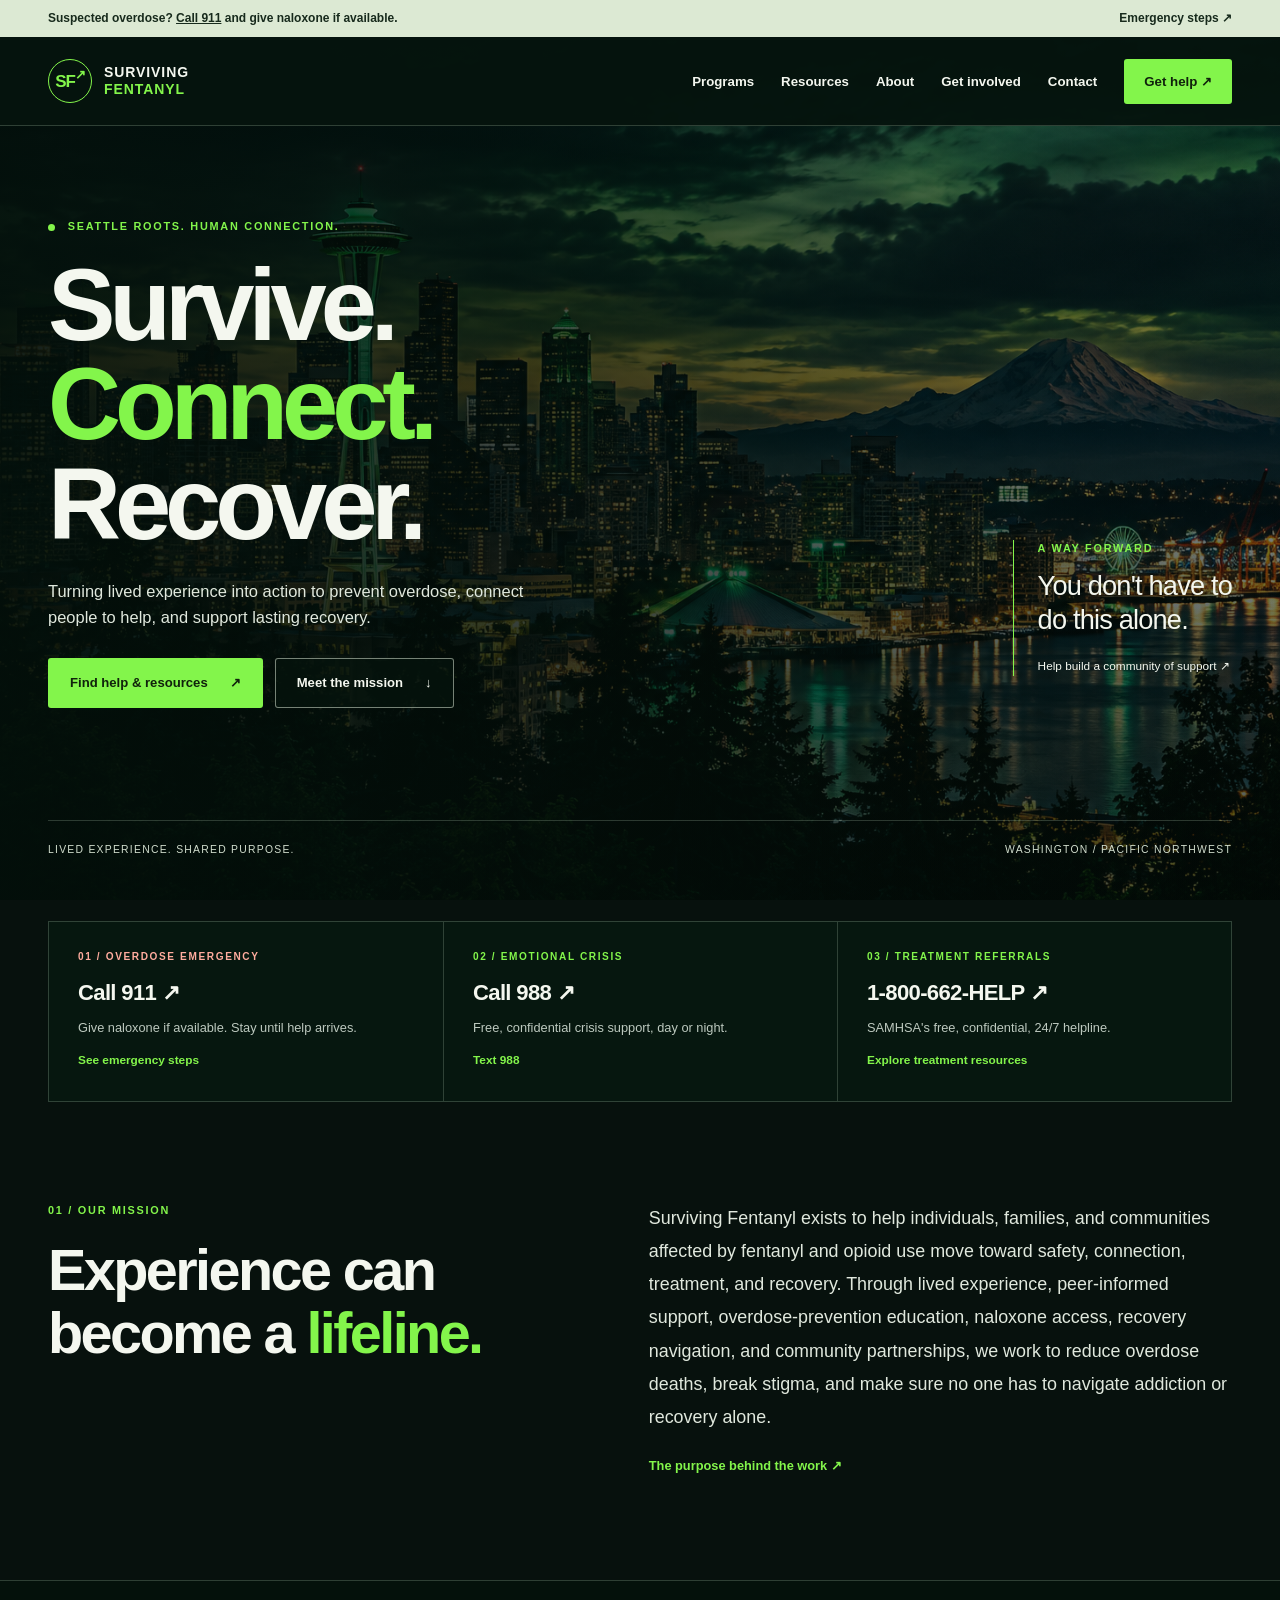
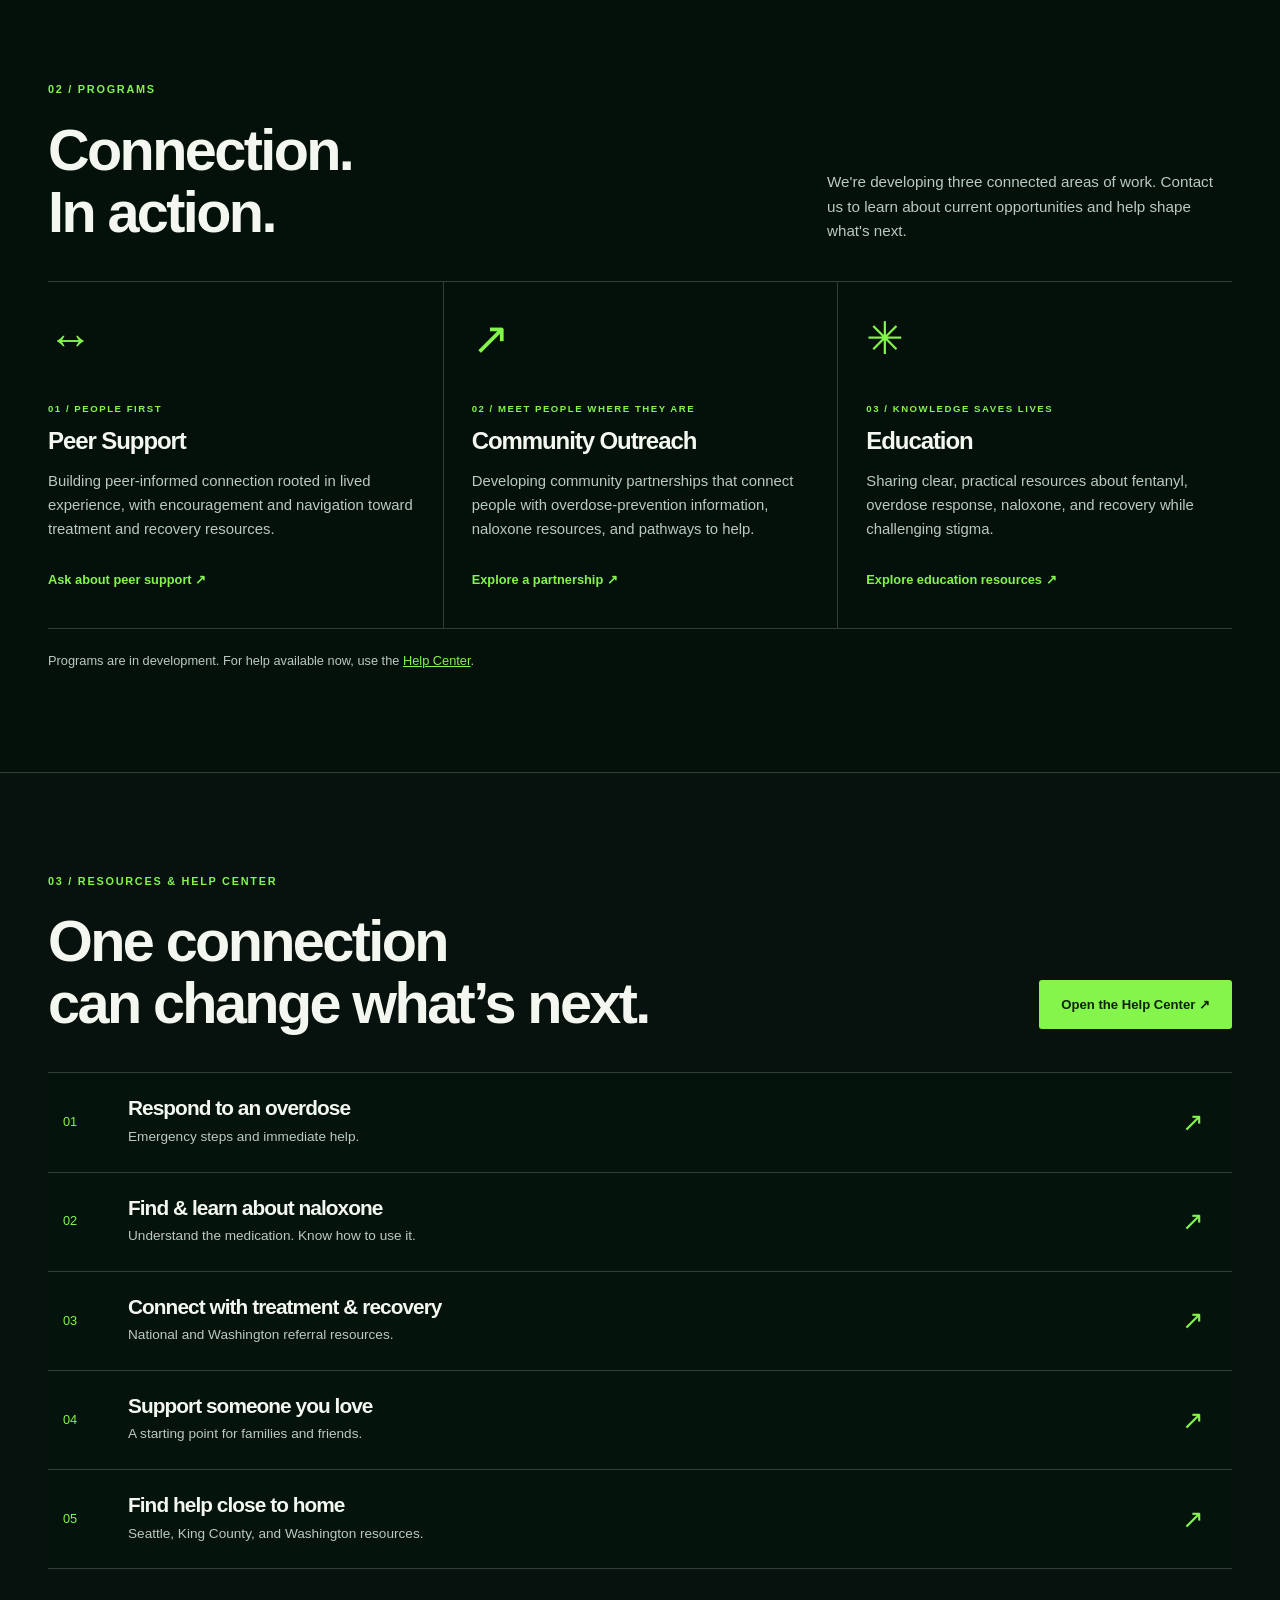
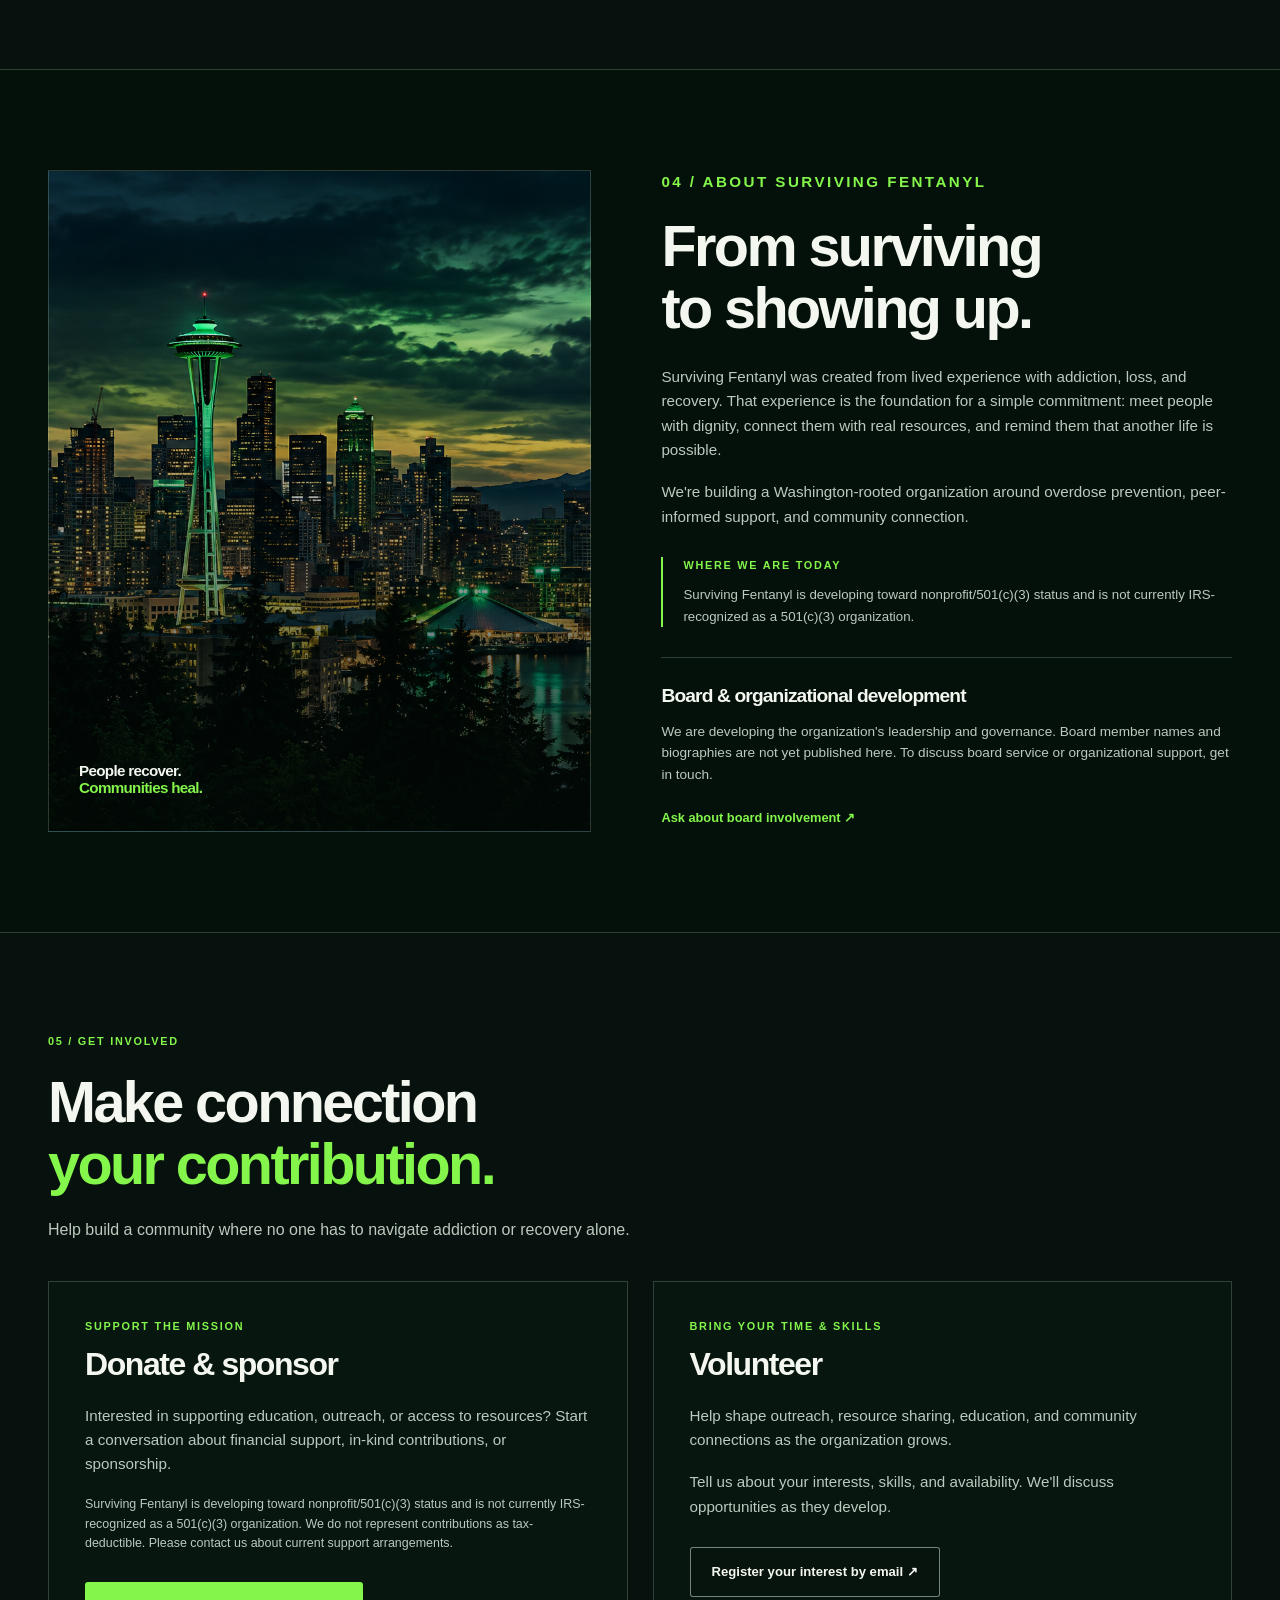
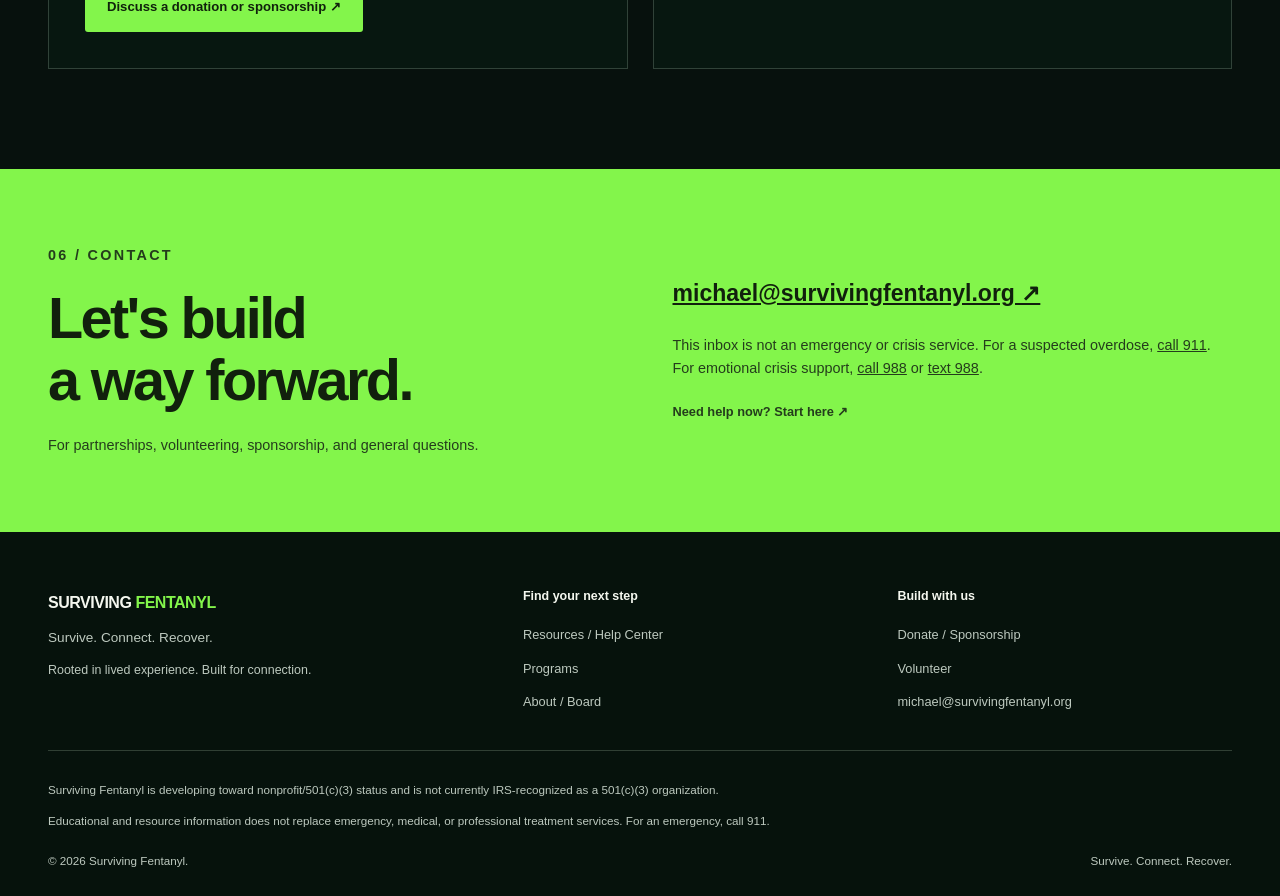
<file: index.html>
<!doctype html>
<html lang="en">
  <head>
    <meta charset="UTF-8" />
    <meta name="viewport" content="width=device-width, initial-scale=1.0" />
    <title>Surviving Fentanyl | Survive. Connect. Recover.</title>
    <meta
      name="description"
      content="Turning lived experience into action to prevent overdose, connect people to help, and support lasting recovery."
    />
    <meta name="theme-color" content="#071610" />
    <link rel="canonical" href="https://survivingfentanyl.org/" />
    <meta
      property="og:title"
      content="Surviving Fentanyl | Survive. Connect. Recover."
    />
    <meta
      property="og:description"
      content="Turning lived experience into action to prevent overdose, connect people to help, and support lasting recovery."
    />
    <meta property="og:type" content="website" />
    <meta property="og:url" content="https://survivingfentanyl.org/" />
    <meta
      property="og:image"
      content="https://survivingfentanyl.org/seattle-bg.jpg"
    />
    <link rel="stylesheet" href="site.css" />
    <script src="site.js" defer></script>
  </head>
  <body>
    <a class="skip-link" href="#main">Skip to content</a>
    <div class="skyline" aria-hidden="true"></div>
    <div id="scrollProgress" aria-hidden="true"></div>
    <div class="urgent-bar">
      <div class="container">
        <span
          >Suspected overdose? <a href="tel:911">Call 911</a> and give naloxone
          if available.</span
        ><a href="resources.html#emergency"
          >Emergency steps <span aria-hidden="true">↗</span></a
        >
      </div>
    </div>
    <header>
      <nav class="container" aria-label="Main navigation">
        <a class="brand" href="index.html" aria-label="Surviving Fentanyl home"
          ><span class="mark" aria-hidden="true">SF<span>↗</span></span
          ><span class="brand-copy">SURVIVING<strong>FENTANYL</strong></span></a
        >
        <button
          class="menu-button"
          id="menuButton"
          aria-controls="navLinks"
          aria-expanded="false"
          hidden
        >
          Menu <span aria-hidden="true">☰</span>
        </button>
        <ul class="nav-links" id="navLinks">
          <li><a href="#programs">Programs</a></li>
          <li><a href="resources.html">Resources</a></li>
          <li><a href="#about">About</a></li>
          <li><a href="#involved">Get involved</a></li>
          <li><a href="#contact">Contact</a></li>
          <li>
            <a class="nav-help" href="resources.html#emergency"
              >Get help <span aria-hidden="true">↗</span></a
            >
          </li>
        </ul>
      </nav>
    </header>
    <main id="main">
      <section class="home-hero container" id="home">
        <div class="hero-content">
          <p class="eyebrow">
            <span class="status-dot" aria-hidden="true"></span> Seattle roots.
            Human connection.
          </p>
          <h1>Survive.<br /><span>Connect.</span><br />Recover.</h1>
          <p class="hero-copy">
            Turning lived experience into action to prevent overdose, connect
            people to help, and support lasting recovery.
          </p>
          <div class="buttons">
            <a class="button primary" href="resources.html"
              >Find help &amp; resources <span aria-hidden="true">↗</span></a
            ><a class="button secondary" href="#mission"
              >Meet the mission <span aria-hidden="true">↓</span></a
            >
          </div>
        </div>
        <aside class="hero-note">
          <span class="eyebrow">A way forward</span>
          <p>You don't have to<br />do this alone.</p>
          <a href="#involved">Help build a community of support ↗</a>
        </aside>
        <div class="hero-bottom">
          <span>Lived experience. Shared purpose.</span
          ><span>Washington / Pacific Northwest</span>
        </div>
      </section>
      <section
        class="help-strip container"
        id="help"
        aria-label="Immediate help"
      >
        <div class="help-item">
          <span class="help-label emergency-label">01 / Overdose emergency</span
          ><a class="help-number" href="tel:911">Call 911 ↗</a>
          <p>Give naloxone if available. Stay until help arrives.</p>
          <a class="text-link" href="resources.html#emergency"
            >See emergency steps</a
          >
        </div>
        <div class="help-item">
          <span class="help-label">02 / Emotional crisis</span
          ><a class="help-number" href="tel:988">Call 988 ↗</a>
          <p>Free, confidential crisis support, day or night.</p>
          <a class="text-link" href="sms:988">Text 988</a>
        </div>
        <div class="help-item">
          <span class="help-label">03 / Treatment referrals</span
          ><a class="help-number" href="tel:18006624357">1-800-662-HELP ↗</a>
          <p>SAMHSA's free, confidential, 24/7 helpline.</p>
          <a class="text-link" href="resources.html#treatment"
            >Explore treatment resources</a
          >
        </div>
      </section>
      <section class="section" id="mission">
        <div class="container mission-layout">
          <div>
            <p class="eyebrow">01 / Our mission</p>
            <h2>Experience can<br />become a <em>lifeline.</em></h2>
          </div>
          <div>
            <p class="mission-statement">
              Surviving Fentanyl exists to help individuals, families, and
              communities affected by fentanyl and opioid use move toward
              safety, connection, treatment, and recovery. Through lived
              experience, peer-informed support, overdose-prevention education,
              naloxone access, recovery navigation, and community partnerships,
              we work to reduce overdose deaths, break stigma, and make sure no
              one has to navigate addiction or recovery alone.
            </p>
            <a class="text-link" href="#about">The purpose behind the work ↗</a>
          </div>
        </div>
      </section>
      <section class="section section-dark" id="programs">
        <div class="container">
          <div class="section-heading split-heading">
            <div>
              <p class="eyebrow">02 / Programs</p>
              <h2>Connection.<br />In action.</h2>
            </div>
            <p>
              We're developing three connected areas of work. Contact us to
              learn about current opportunities and help shape what's next.
            </p>
          </div>
          <div class="program-grid">
            <article class="program-card">
              <span class="program-icon" aria-hidden="true">↔</span
              ><span class="card-label">01 / People first</span>
              <h3>Peer Support</h3>
              <p>
                Building peer-informed connection rooted in lived experience,
                with encouragement and navigation toward treatment and recovery
                resources.
              </p>
              <a
                class="text-link"
                href="mailto:michael@survivingfentanyl.org?subject=Peer%20support%20inquiry"
                >Ask about peer support ↗</a
              >
            </article>
            <article class="program-card">
              <span class="program-icon" aria-hidden="true">↗</span
              ><span class="card-label">02 / Meet people where they are</span>
              <h3>Community Outreach</h3>
              <p>
                Developing community partnerships that connect people with
                overdose-prevention information, naloxone resources, and
                pathways to help.
              </p>
              <a
                class="text-link"
                href="mailto:michael@survivingfentanyl.org?subject=Community%20outreach%20partnership"
                >Explore a partnership ↗</a
              >
            </article>
            <article class="program-card">
              <span class="program-icon" aria-hidden="true">✳</span
              ><span class="card-label">03 / Knowledge saves lives</span>
              <h3>Education</h3>
              <p>
                Sharing clear, practical resources about fentanyl, overdose
                response, naloxone, and recovery while challenging stigma.
              </p>
              <a class="text-link" href="resources.html#naloxone"
                >Explore education resources ↗</a
              >
            </article>
          </div>
          <p class="section-note">
            Programs are in development. For help available now, use the
            <a href="resources.html">Help Center</a>.
          </p>
        </div>
      </section>
      <section class="section" id="resources">
        <div class="container">
          <div class="section-heading split-heading">
            <div>
              <p class="eyebrow">03 / Resources &amp; Help Center</p>
              <h2>One connection<br />can change what’s next.</h2>
            </div>
            <a class="button primary" href="resources.html"
              >Open the Help Center ↗</a
            >
          </div>
          <div class="resource-list">
            <a href="resources.html#emergency"
              ><span>01</span>
              <div>
                <h3>Respond to an overdose</h3>
                <p>Emergency steps and immediate help.</p>
              </div>
              <span aria-hidden="true">↗</span></a
            ><a href="resources.html#naloxone"
              ><span>02</span>
              <div>
                <h3>Find &amp; learn about naloxone</h3>
                <p>Understand the medication. Know how to use it.</p>
              </div>
              <span aria-hidden="true">↗</span></a
            ><a href="resources.html#treatment"
              ><span>03</span>
              <div>
                <h3>Connect with treatment &amp; recovery</h3>
                <p>National and Washington referral resources.</p>
              </div>
              <span aria-hidden="true">↗</span></a
            ><a href="resources.html#families"
              ><span>04</span>
              <div>
                <h3>Support someone you love</h3>
                <p>A starting point for families and friends.</p>
              </div>
              <span aria-hidden="true">↗</span></a
            ><a href="resources.html#washington"
              ><span>05</span>
              <div>
                <h3>Find help close to home</h3>
                <p>Seattle, King County, and Washington resources.</p>
              </div>
              <span aria-hidden="true">↗</span></a
            >
          </div>
        </div>
      </section>
      <section class="section section-dark" id="about">
        <div class="container about-grid">
          <div
            class="story-visual"
            role="img"
            aria-label="Seattle skyline illuminated in green"
          >
            <p>People recover.<br /><span>Communities heal.</span></p>
          </div>
          <div id="story">
            <p class="eyebrow">04 / About Surviving Fentanyl</p>
            <h2>From surviving<br />to showing up.</h2>
            <p>
              Surviving Fentanyl was created from lived experience with
              addiction, loss, and recovery. That experience is the foundation
              for a simple commitment: meet people with dignity, connect them
              with real resources, and remind them that another life is
              possible.
            </p>
            <p>
              We're building a Washington-rooted organization around overdose
              prevention, peer-informed support, and community connection.
            </p>
            <div class="status-note">
              <span class="card-label">Where we are today</span>
              <p>
                Surviving Fentanyl is developing toward nonprofit/501(c)(3)
                status and is not currently IRS-recognized as a 501(c)(3)
                organization.
              </p>
            </div>
            <div id="board" class="board">
              <h3>Board &amp; organizational development</h3>
              <p>
                We are developing the organization's leadership and governance.
                Board member names and biographies are not yet published here.
                To discuss board service or organizational support, get in
                touch.
              </p>
              <a
                class="text-link"
                href="mailto:michael@survivingfentanyl.org?subject=Board%20and%20organizational%20development%20inquiry"
                >Ask about board involvement ↗</a
              >
            </div>
          </div>
        </div>
      </section>
      <section class="section" id="involved">
        <div class="container">
          <div class="section-heading">
            <p class="eyebrow">05 / Get involved</p>
            <h2>Make connection<br /><em>your contribution.</em></h2>
            <p>
              Help build a community where no one has to navigate addiction or
              recovery alone.
            </p>
          </div>
          <div class="involvement-grid">
            <article id="donate" class="involvement-card">
              <span class="card-label">Support the mission</span>
              <h3>Donate &amp; sponsor</h3>
              <p>
                Interested in supporting education, outreach, or access to
                resources? Start a conversation about financial support, in-kind
                contributions, or sponsorship.
              </p>
              <p class="small">
                Surviving Fentanyl is developing toward nonprofit/501(c)(3)
                status and is not currently IRS-recognized as a 501(c)(3)
                organization. We do not represent contributions as
                tax-deductible. Please contact us about current support
                arrangements.
              </p>
              <a
                class="button primary"
                href="mailto:michael@survivingfentanyl.org?subject=Donation%20or%20sponsorship%20inquiry"
                >Discuss a donation or sponsorship ↗</a
              >
            </article>
            <article id="volunteer" class="involvement-card">
              <span class="card-label">Bring your time &amp; skills</span>
              <h3>Volunteer</h3>
              <p>
                Help shape outreach, resource sharing, education, and community
                connections as the organization grows.
              </p>
              <p>
                Tell us about your interests, skills, and availability. We'll
                discuss opportunities as they develop.
              </p>
              <a
                class="button secondary"
                href="mailto:michael@survivingfentanyl.org?subject=Volunteer%20interest"
                >Register your interest by email ↗</a
              >
            </article>
          </div>
        </div>
      </section>
      <section class="contact-section" id="contact">
        <div class="container contact-layout">
          <div>
            <p class="eyebrow">06 / Contact</p>
            <h2>Let's build<br />a way forward.</h2>
            <p>
              For partnerships, volunteering, sponsorship, and general
              questions.
            </p>
          </div>
          <div>
            <a class="contact-email" href="mailto:michael@survivingfentanyl.org"
              >michael@survivingfentanyl.org ↗</a
            >
            <p>
              This inbox is not an emergency or crisis service. For a suspected
              overdose, <a href="tel:911">call 911</a>. For emotional crisis
              support, <a href="tel:988">call 988</a> or
              <a href="sms:988">text 988</a>.
            </p>
            <a class="text-link" href="resources.html"
              >Need help now? Start here ↗</a
            >
          </div>
        </div>
      </section>
    </main>
    <footer>
      <div class="container">
        <div class="footer-grid">
          <div>
            <a class="footer-brand" href="index.html"
              >SURVIVING <span>FENTANYL</span></a
            >
            <p>Survive. Connect. Recover.</p>
            <p class="small">
              Rooted in lived experience. Built for connection.
            </p>
          </div>
          <div>
            <h2 class="footer-title">Find your next step</h2>
            <ul class="footer-links">
              <li><a href="resources.html">Resources / Help Center</a></li>
              <li><a href="index.html#programs">Programs</a></li>
              <li><a href="index.html#board">About / Board</a></li>
            </ul>
          </div>
          <div>
            <h2 class="footer-title">Build with us</h2>
            <ul class="footer-links">
              <li><a href="index.html#donate">Donate / Sponsorship</a></li>
              <li><a href="index.html#volunteer">Volunteer</a></li>
              <li>
                <a href="mailto:michael@survivingfentanyl.org"
                  >michael@survivingfentanyl.org</a
                >
              </li>
            </ul>
          </div>
        </div>
        <div class="copyright">
          <p>
            Surviving Fentanyl is developing toward nonprofit/501(c)(3) status
            and is not currently IRS-recognized as a 501(c)(3) organization.
          </p>
          <p>
            Educational and resource information does not replace emergency,
            medical, or professional treatment services. For an emergency, call
            911.
          </p>
          <p>
            © 2026 Surviving Fentanyl. <span>Survive. Connect. Recover.</span>
          </p>
        </div>
      </div>
    </footer>
  </body>
</html>
</file>
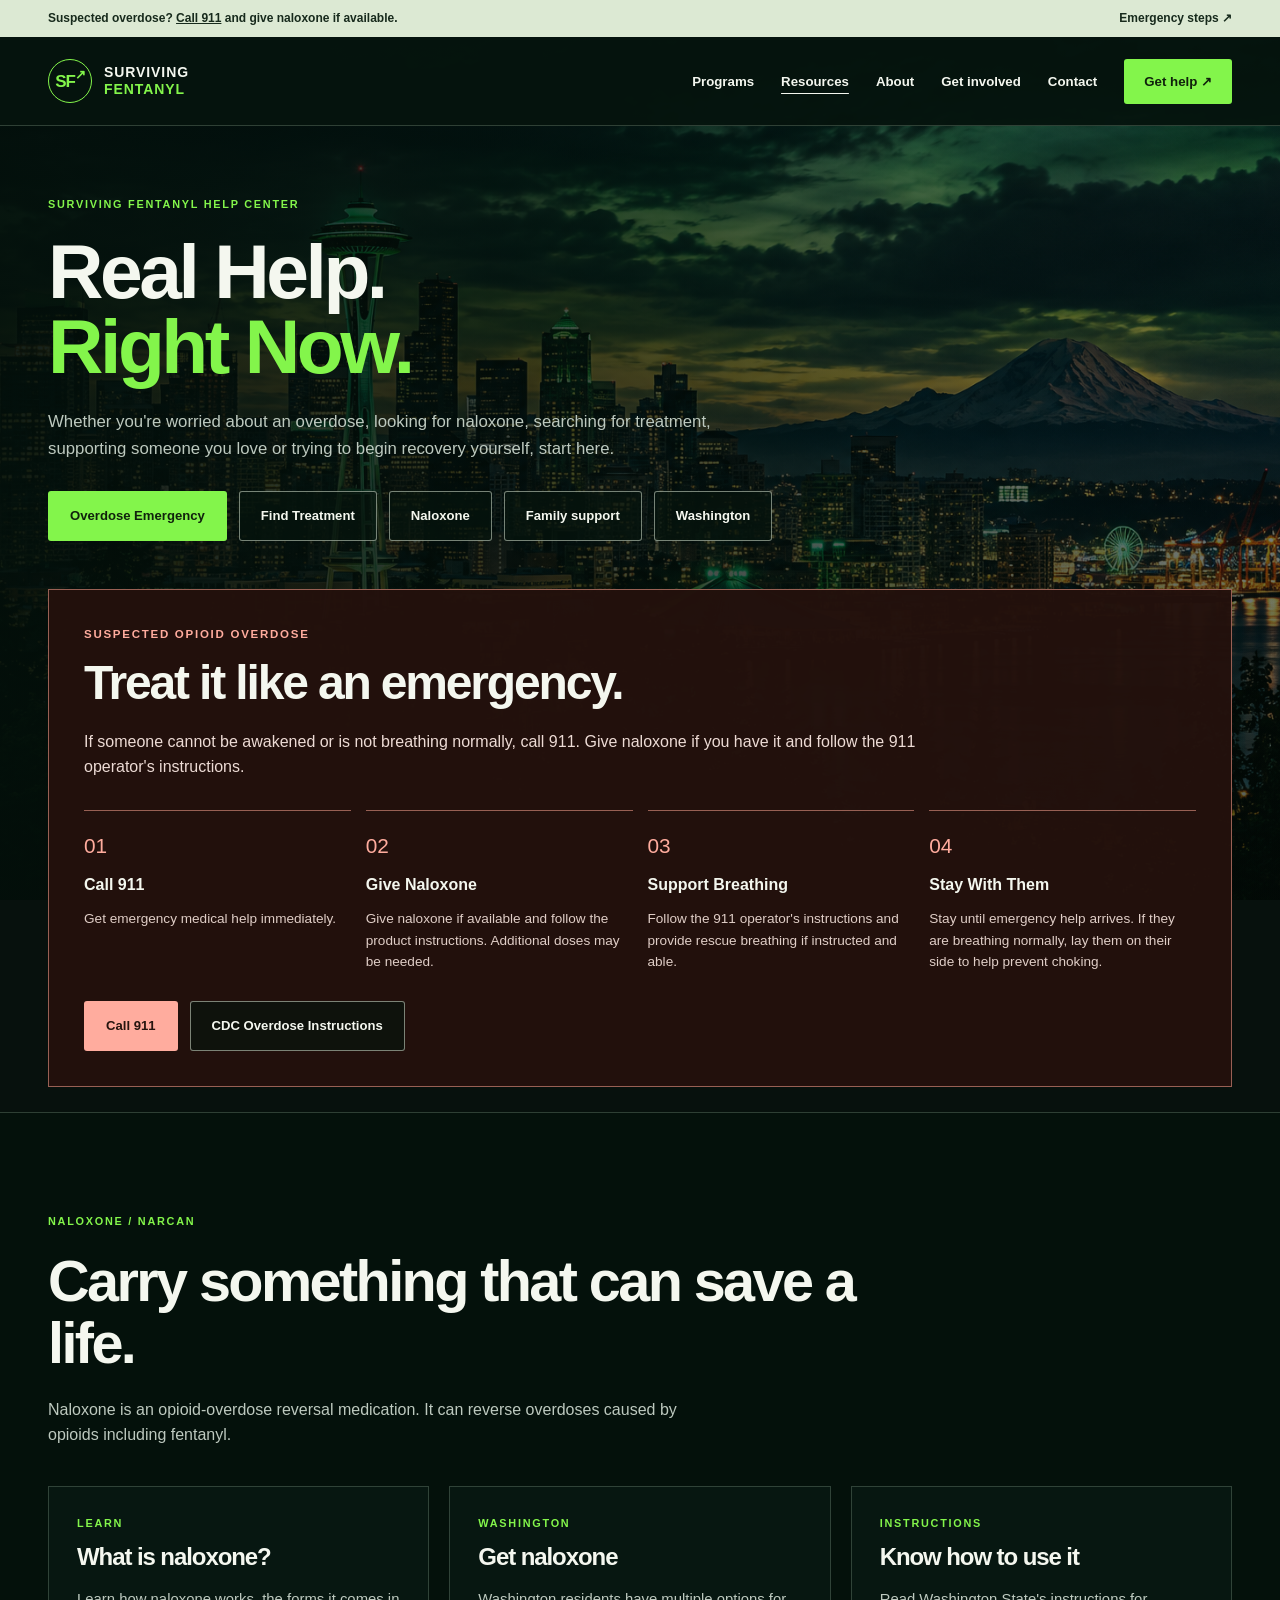
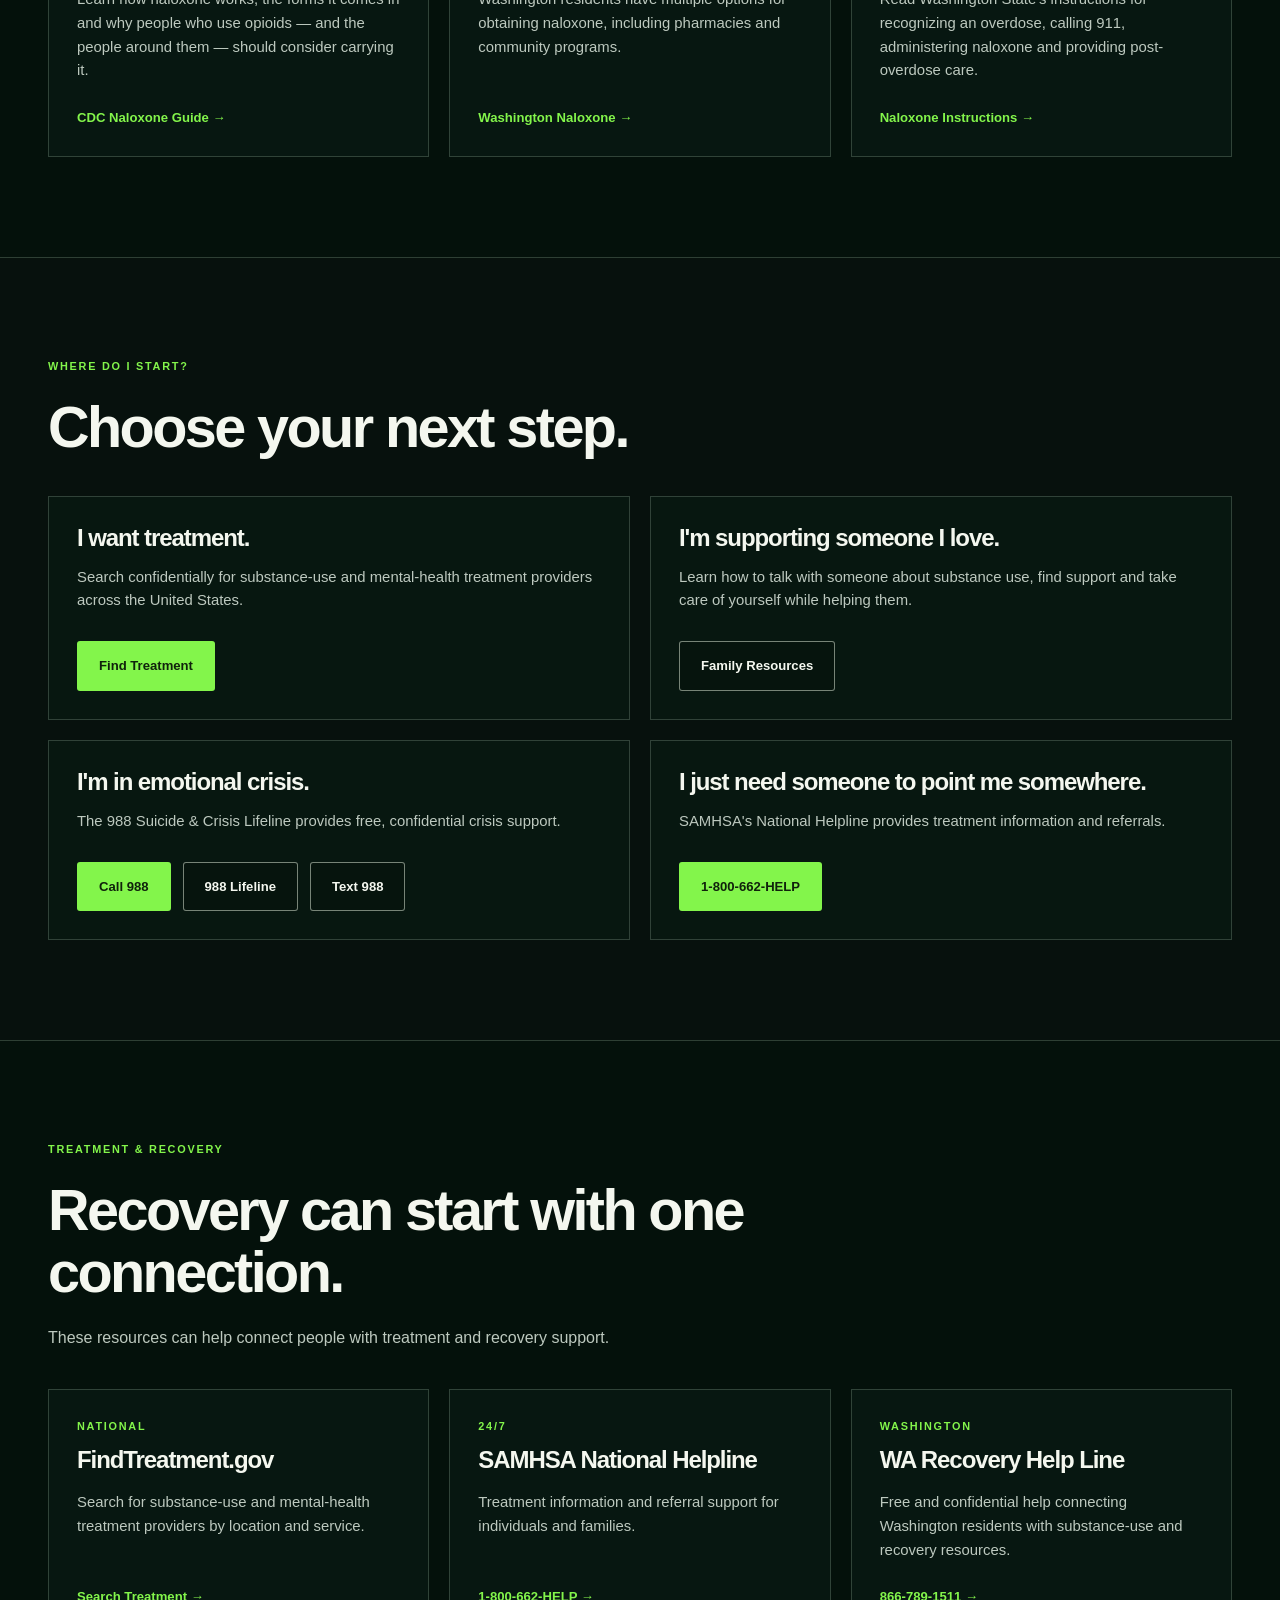
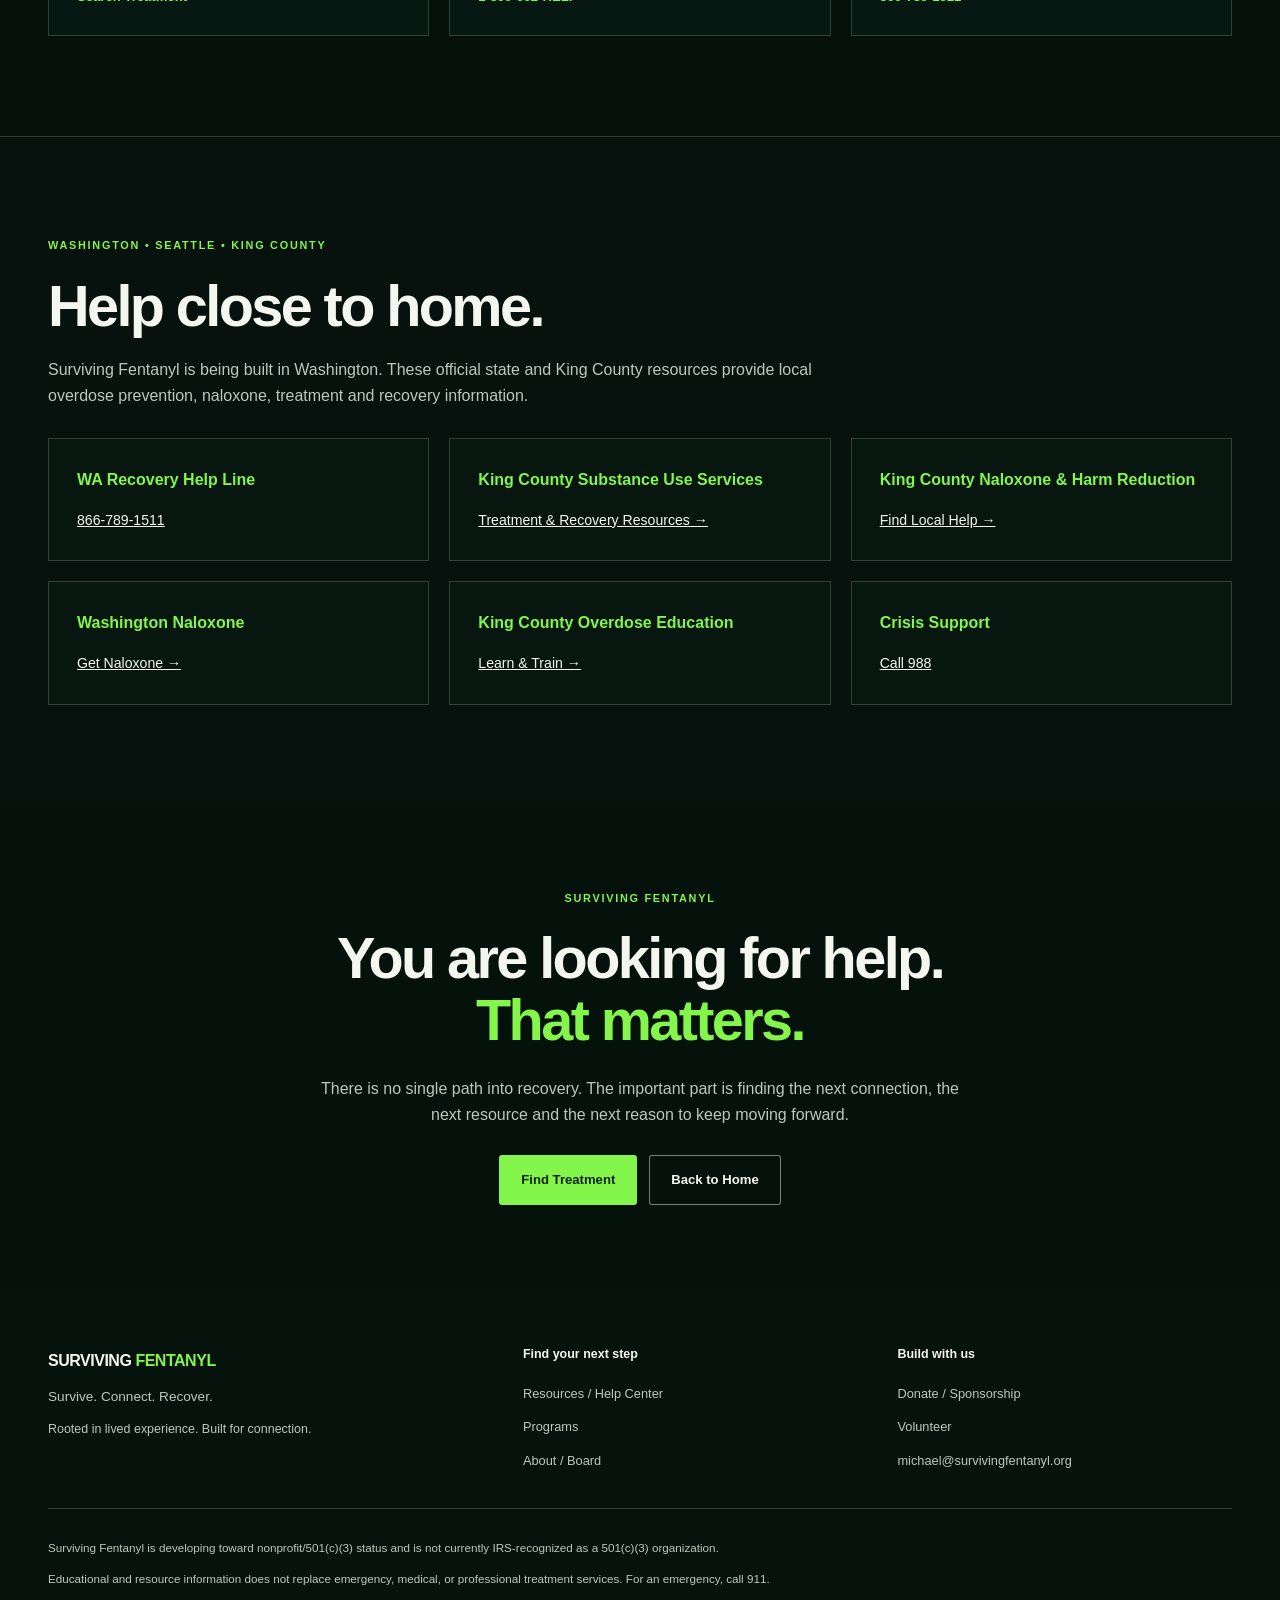
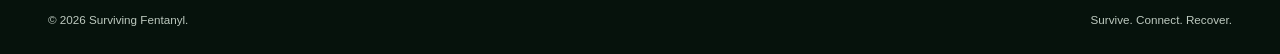
<file: resources.html>
<!doctype html>
<html lang="en">
  <head>
    <meta charset="UTF-8" />
    <meta name="viewport" content="width=device-width, initial-scale=1.0" />
    <title>Resources & Help Center | Surviving Fentanyl</title>
    <meta
      name="description"
      content="Find overdose response steps, naloxone information, treatment referrals, family support, and Washington resources."
    />
    <meta name="theme-color" content="#071610" />
    <link rel="canonical" href="https://survivingfentanyl.org/resources.html" />
    <meta
      property="og:title"
      content="Resources & Help Center | Surviving Fentanyl"
    />
    <meta
      property="og:description"
      content="Find overdose response steps, naloxone information, treatment referrals, family support, and Washington resources."
    />
    <meta property="og:type" content="website" />
    <meta
      property="og:url"
      content="https://survivingfentanyl.org/resources.html"
    />
    <meta
      property="og:image"
      content="https://survivingfentanyl.org/seattle-bg.jpg"
    />
    <link rel="stylesheet" href="site.css" />
    <script src="site.js" defer></script>
  </head>
  <body class="resources-page">
    <a class="skip-link" href="#main">Skip to content</a>
    <div class="skyline" aria-hidden="true"></div>
    <div id="scrollProgress" aria-hidden="true"></div>
    <div class="urgent-bar">
      <div class="container">
        <span
          >Suspected overdose? <a href="tel:911">Call 911</a> and give naloxone
          if available.</span
        ><a href="resources.html#emergency"
          >Emergency steps <span aria-hidden="true">↗</span></a
        >
      </div>
    </div>
    <header>
      <nav class="container" aria-label="Main navigation">
        <a class="brand" href="index.html" aria-label="Surviving Fentanyl home"
          ><span class="mark" aria-hidden="true">SF<span>↗</span></span
          ><span class="brand-copy">SURVIVING<strong>FENTANYL</strong></span></a
        >
        <button
          class="menu-button"
          id="menuButton"
          aria-controls="navLinks"
          aria-expanded="false"
          hidden
        >
          Menu <span aria-hidden="true">☰</span>
        </button>
        <ul class="nav-links" id="navLinks">
          <li><a href="index.html#programs">Programs</a></li>
          <li><a href="resources.html" aria-current="page">Resources</a></li>
          <li><a href="index.html#about">About</a></li>
          <li><a href="index.html#involved">Get involved</a></li>
          <li><a href="index.html#contact">Contact</a></li>
          <li>
            <a class="nav-help" href="resources.html#emergency"
              >Get help <span aria-hidden="true">↗</span></a
            >
          </li>
        </ul>
      </nav>
    </header>
    <main id="main">
      <!-- HERO -->

      <section class="hero resource-hero">
        <div class="container reveal">
          <div class="eyebrow">Surviving Fentanyl Help Center</div>

          <h1>
            Real Help.
            <span>Right Now.</span>
          </h1>

          <p>
            Whether you're worried about an overdose, looking for naloxone,
            searching for treatment, supporting someone you love or trying to
            begin recovery yourself, start here.
          </p>

          <div class="buttons">
            <a class="button primary" href="#emergency"> Overdose Emergency </a>

            <a class="button secondary" href="#treatment"> Find Treatment </a>
            <a class="button secondary" href="#naloxone">Naloxone</a
            ><a class="button secondary" href="#families">Family support</a
            ><a class="button secondary" href="#washington">Washington</a>
          </div>
        </div>
      </section>

      <!-- EMERGENCY -->

      <section class="emergency" id="emergency">
        <div class="container">
          <div class="emergency-box reveal">
            <div class="emergency-top">Suspected Opioid Overdose</div>

            <h2>Treat it like an emergency.</h2>

            <p>
              If someone cannot be awakened or is not breathing normally, call
              911. Give naloxone if you have it and follow the 911 operator's
              instructions.
            </p>

            <div class="steps">
              <div class="step">
                <div class="step-number">01</div>

                <strong> Call 911 </strong>

                <p>Get emergency medical help immediately.</p>
              </div>

              <div class="step">
                <div class="step-number">02</div>

                <strong> Give Naloxone </strong>

                <p>
                  Give naloxone if available and follow the product
                  instructions. Additional doses may be needed.
                </p>
              </div>

              <div class="step">
                <div class="step-number">03</div>

                <strong> Support Breathing </strong>

                <p>
                  Follow the 911 operator's instructions and provide rescue
                  breathing if instructed and able.
                </p>
              </div>

              <div class="step">
                <div class="step-number">04</div>

                <strong> Stay With Them </strong>

                <p>
                  Stay until emergency help arrives. If they are breathing
                  normally, lay them on their side to help prevent choking.
                </p>
              </div>
            </div>

            <div class="buttons">
              <a href="tel:911" class="button emergency-button"> Call 911 </a>

              <a
                href="https://www.cdc.gov/stop-overdose/response/index.html"
                target="_blank"
                rel="noopener"
                class="button secondary"
              >
                CDC Overdose Instructions
              </a>
            </div>
          </div>
        </div>
      </section>

      <!-- NALOXONE -->

      <section class="section section-dark" id="naloxone">
        <div class="container">
          <div class="section-heading reveal">
            <div class="eyebrow">Naloxone / Narcan</div>

            <h2>Carry something that can save a life.</h2>

            <p>
              Naloxone is an opioid-overdose reversal medication. It can reverse
              overdoses caused by opioids including fentanyl.
            </p>
          </div>

          <div class="grid">
            <div class="card reveal">
              <div class="card-label">Learn</div>

              <h3>What is naloxone?</h3>

              <p>
                Learn how naloxone works, the forms it comes in and why people
                who use opioids — and the people around them — should consider
                carrying it.
              </p>

              <a
                class="card-link"
                href="https://www.cdc.gov/stop-overdose/caring/naloxone.html"
                target="_blank"
                rel="noopener"
              >
                CDC Naloxone Guide →
              </a>
            </div>

            <div class="card reveal">
              <div class="card-label">Washington</div>

              <h3>Get naloxone</h3>

              <p>
                Washington residents have multiple options for obtaining
                naloxone, including pharmacies and community programs.
              </p>

              <a
                class="card-link"
                href="https://doh.wa.gov/you-and-your-family/drug-user-health/naloxone-finder"
                target="_blank"
                rel="noopener"
              >
                Washington Naloxone →
              </a>
            </div>

            <div class="card reveal">
              <div class="card-label">Instructions</div>

              <h3>Know how to use it</h3>

              <p>
                Read Washington State's instructions for recognizing an
                overdose, calling 911, administering naloxone and providing
                post-overdose care.
              </p>

              <a
                class="card-link"
                href="https://doh.wa.gov/you-and-your-family/drug-user-health/overdose-education-naloxone-distribution/naloxone-instructions"
                target="_blank"
                rel="noopener"
              >
                Naloxone Instructions →
              </a>
            </div>
          </div>
        </div>
      </section>

      <!-- WHAT DO I NEED -->

      <section class="section">
        <div class="container">
          <div class="section-heading reveal">
            <div class="eyebrow">Where Do I Start?</div>

            <h2>Choose your next step.</h2>
          </div>

          <div class="quick-grid">
            <div class="quick reveal">
              <h3>I want treatment.</h3>

              <p>
                Search confidentially for substance-use and mental-health
                treatment providers across the United States.
              </p>

              <div class="buttons">
                <a
                  class="button primary"
                  href="https://findtreatment.gov/"
                  target="_blank"
                  rel="noopener"
                >
                  Find Treatment
                </a>
              </div>
            </div>

            <div class="quick reveal" id="families">
              <h3>I'm supporting someone I love.</h3>

              <p>
                Learn how to talk with someone about substance use, find support
                and take care of yourself while helping them.
              </p>

              <div class="buttons">
                <a
                  class="button secondary"
                  href="https://www.samhsa.gov/find-support/helping-someone"
                  target="_blank"
                  rel="noopener"
                >
                  Family Resources
                </a>
              </div>
            </div>

            <div class="quick reveal">
              <h3>I'm in emotional crisis.</h3>

              <p>
                The 988 Suicide & Crisis Lifeline provides free, confidential
                crisis support.
              </p>

              <div class="buttons">
                <a class="button primary" href="tel:988"> Call 988 </a>

                <a
                  class="button secondary"
                  href="https://988lifeline.org/"
                  target="_blank"
                  rel="noopener"
                >
                  988 Lifeline
                </a>
                <a class="button secondary" href="sms:988">Text 988</a>
              </div>
            </div>

            <div class="quick reveal">
              <h3>I just need someone to point me somewhere.</h3>

              <p>
                SAMHSA's National Helpline provides treatment information and
                referrals.
              </p>

              <div class="buttons">
                <a class="button primary" href="tel:18006624357">
                  1-800-662-HELP
                </a>
              </div>
            </div>
          </div>
        </div>
      </section>

      <!-- TREATMENT -->

      <section class="section section-dark" id="treatment">
        <div class="container">
          <div class="section-heading reveal">
            <div class="eyebrow">Treatment & Recovery</div>

            <h2>Recovery can start with one connection.</h2>

            <p>
              These resources can help connect people with treatment and
              recovery support.
            </p>
          </div>

          <div class="grid">
            <div class="card reveal">
              <div class="card-label">National</div>

              <h3>FindTreatment.gov</h3>

              <p>
                Search for substance-use and mental-health treatment providers
                by location and service.
              </p>

              <a
                class="card-link"
                href="https://findtreatment.gov/"
                target="_blank"
                rel="noopener"
              >
                Search Treatment →
              </a>
            </div>

            <div class="card reveal">
              <div class="card-label">24/7</div>

              <h3>SAMHSA National Helpline</h3>

              <p>
                Treatment information and referral support for individuals and
                families.
              </p>

              <a class="card-link" href="tel:18006624357"> 1-800-662-HELP → </a>
            </div>

            <div class="card reveal">
              <div class="card-label">Washington</div>

              <h3>WA Recovery Help Line</h3>

              <p>
                Free and confidential help connecting Washington residents with
                substance-use and recovery resources.
              </p>

              <a class="card-link" href="tel:18667891511"> 866-789-1511 → </a>
            </div>
          </div>
        </div>
      </section>

      <!-- WASHINGTON -->

      <section class="section" id="washington">
        <div class="container">
          <div class="wa-box reveal">
            <div class="eyebrow">Washington • Seattle • King County</div>

            <h2>Help close to home.</h2>

            <p>
              Surviving Fentanyl is being built in Washington. These official
              state and King County resources provide local overdose prevention,
              naloxone, treatment and recovery information.
            </p>

            <div class="local-grid">
              <div class="local-item">
                <strong> WA Recovery Help Line </strong>

                <a href="tel:18667891511"> 866-789-1511 </a>
              </div>

              <div class="local-item">
                <strong> King County Substance Use Services </strong>

                <a
                  href="https://kingcounty.gov/en/dept/dchs/human-social-services/behavioral-health-recovery/substance-use-services"
                  target="_blank"
                  rel="noopener"
                >
                  Treatment & Recovery Resources →
                </a>
              </div>

              <div class="local-item">
                <strong> King County Naloxone & Harm Reduction </strong>

                <a
                  href="https://kingcounty.gov/en/dept/dph/health-safety/safety-injury-prevention/overdose-prevention-response/get-help"
                  target="_blank"
                  rel="noopener"
                >
                  Find Local Help →
                </a>
              </div>

              <div class="local-item">
                <strong> Washington Naloxone </strong>

                <a
                  href="https://doh.wa.gov/you-and-your-family/drug-user-health/overdose-education-naloxone-distribution"
                  target="_blank"
                  rel="noopener"
                >
                  Get Naloxone →
                </a>
              </div>

              <div class="local-item">
                <strong> King County Overdose Education </strong>

                <a
                  href="https://kingcounty.gov/en/dept/dph/health-safety/safety-injury-prevention/overdose-prevention-response/learn"
                  target="_blank"
                  rel="noopener"
                >
                  Learn & Train →
                </a>
              </div>

              <div class="local-item">
                <strong> Crisis Support </strong>

                <a href="tel:988"> Call 988 </a>
              </div>
            </div>
          </div>
        </div>
      </section>

      <!-- CTA -->

      <section class="cta">
        <div class="container reveal">
          <div class="eyebrow">Surviving Fentanyl</div>

          <h2>
            You are looking for help.<br />
            <span>That matters.</span>
          </h2>

          <p>
            There is no single path into recovery. The important part is finding
            the next connection, the next resource and the next reason to keep
            moving forward.
          </p>

          <div class="buttons">
            <a
              class="button primary"
              href="https://findtreatment.gov/"
              target="_blank"
              rel="noopener"
            >
              Find Treatment
            </a>

            <a class="button secondary" href="index.html"> Back to Home </a>
          </div>
        </div>
      </section>
    </main>
    <footer>
      <div class="container">
        <div class="footer-grid">
          <div>
            <a class="footer-brand" href="index.html"
              >SURVIVING <span>FENTANYL</span></a
            >
            <p>Survive. Connect. Recover.</p>
            <p class="small">
              Rooted in lived experience. Built for connection.
            </p>
          </div>
          <div>
            <h2 class="footer-title">Find your next step</h2>
            <ul class="footer-links">
              <li><a href="resources.html">Resources / Help Center</a></li>
              <li><a href="index.html#programs">Programs</a></li>
              <li><a href="index.html#board">About / Board</a></li>
            </ul>
          </div>
          <div>
            <h2 class="footer-title">Build with us</h2>
            <ul class="footer-links">
              <li><a href="index.html#donate">Donate / Sponsorship</a></li>
              <li><a href="index.html#volunteer">Volunteer</a></li>
              <li>
                <a href="mailto:michael@survivingfentanyl.org"
                  >michael@survivingfentanyl.org</a
                >
              </li>
            </ul>
          </div>
        </div>
        <div class="copyright">
          <p>
            Surviving Fentanyl is developing toward nonprofit/501(c)(3) status
            and is not currently IRS-recognized as a 501(c)(3) organization.
          </p>
          <p>
            Educational and resource information does not replace emergency,
            medical, or professional treatment services. For an emergency, call
            911.
          </p>
          <p>
            © 2026 Surviving Fentanyl. <span>Survive. Connect. Recover.</span>
          </p>
        </div>
      </div>
    </footer>
    <a class="floating-help" href="#emergency">Overdose emergency steps ↗</a>
  </body>
</html>
</file>
<file: site.css>
:root {
  --green: #83f54b;
  --white: #f4f7ef;
  --muted: #bdc9bf;
  --black: #07110d;
  --panel: rgba(8, 24, 17, 0.94);
  --line: rgba(194, 224, 196, 0.22);
  --red: #ffac9e;
}
* {
  box-sizing: border-box;
}
html {
  scroll-behavior: smooth;
  scroll-padding-top: 112px;
}
body {
  margin: 0;
  background: var(--black);
  color: var(--white);
  font-family: Arial, Helvetica, sans-serif;
  line-height: 1.6;
}
a {
  color: inherit;
}
button {
  font: inherit;
}
h1,
h2,
h3,
p {
  margin: 0;
}
p + p {
  margin-top: 18px;
}
h1,
h2,
h3 {
  line-height: 1.08;
  letter-spacing: -0.045em;
}
h2 {
  font-size: clamp(2.25rem, 4.5vw, 4rem);
  font-weight: 650;
}
h3 {
  font-size: 1.5rem;
}
em {
  font-style: normal;
  color: var(--green);
}
p {
  color: var(--muted);
}
a,
button {
  -webkit-tap-highlight-color: transparent;
}
a:focus-visible,
button:focus-visible {
  outline: 3px solid var(--green);
  outline-offset: 6px;
}
a:hover {
  color: var(--green);
}
.container {
  width: min(1240px, calc(100% - 96px));
  margin-inline: auto;
}
/* A fixed, nonnegative layer keeps the skyline visible behind every section. */
.skyline {
  position: fixed;
  inset: 0;
  z-index: 0;
  pointer-events: none;
  background:
    linear-gradient(90deg, rgba(3, 15, 10, 0.9), rgba(3, 15, 10, 0.22)),
    linear-gradient(0deg, rgba(3, 12, 8, 0.58), rgba(3, 12, 8, 0.15)),
    url("seattle-bg.jpg") center center/cover no-repeat;
}
.urgent-bar,
header,
main,
footer {
  position: relative;
  z-index: 1;
}
.skip-link {
  position: fixed;
  top: 8px;
  left: 16px;
  z-index: 100;
  background: var(--green);
  color: var(--black);
  padding: 12px;
  transform: translateY(-160%);
}
.skip-link:focus {
  transform: none;
}
#scrollProgress {
  position: fixed;
  top: 0;
  left: 0;
  height: 3px;
  background: var(--green);
  z-index: 60;
  pointer-events: none;
}
.urgent-bar {
  background: #dce9d3;
  color: #172a1c;
  font-size: 0.75rem;
  font-weight: 600;
}
.urgent-bar .container {
  display: flex;
  justify-content: space-between;
  gap: 20px;
  padding-block: 9px;
}
.urgent-bar a:hover {
  color: #235500;
}
.urgent-bar span a {
  font-weight: 800;
}
.urgent-bar .container > a {
  text-decoration: none;
  white-space: nowrap;
}
header {
  position: sticky;
  top: 0;
  z-index: 30;
  background: rgba(6, 20, 14, 0.96);
  border-bottom: 1px solid var(--line);
}
nav {
  min-height: 88px;
  display: flex;
  align-items: center;
  justify-content: space-between;
  gap: 25px;
}
.brand {
  display: flex;
  align-items: center;
  gap: 12px;
  text-decoration: none;
}
.mark {
  width: 44px;
  height: 44px;
  display: flex;
  align-items: center;
  justify-content: center;
  border: 1px solid var(--green);
  border-radius: 50%;
  color: var(--green);
  font-size: 17px;
  font-weight: 800;
  letter-spacing: -1px;
}
.mark span {
  font-size: 13px;
  align-self: flex-start;
  margin-top: 5px;
}
.brand-copy {
  display: grid;
  font-size: 14px;
  letter-spacing: 0.065em;
  line-height: 1.2;
  font-weight: 750;
}
.brand-copy strong {
  color: var(--green);
}
.nav-links {
  display: flex;
  gap: 27px;
  align-items: center;
  list-style: none;
  margin: 0;
  padding: 0;
}
.nav-links a {
  font-size: 0.83rem;
  font-weight: 650;
  text-decoration: none;
}
.nav-links a[aria-current] {
  text-decoration: underline;
  text-underline-offset: 7px;
}
.nav-help {
  display: block;
  background: var(--green);
  padding: 12px 20px;
  border-radius: 3px;
  color: #10220c !important;
}
.menu-button {
  display: none;
}
.home-hero {
  min-height: 720px;
  min-height: min(810px, calc(100svh - 125px));
  padding-top: 70px;
  display: grid;
  grid-template-columns: 1fr 0.55fr;
  align-items: center;
  gap: 32px;
}
.hero-content {
  padding-bottom: 36px;
}
.eyebrow,
.card-label,
.help-label {
  display: block;
  font-size: 0.68rem;
  text-transform: uppercase;
  letter-spacing: 0.16em;
  font-weight: 700;
  color: var(--green);
  margin-bottom: 20px;
}
.status-dot {
  display: inline-block;
  width: 7px;
  height: 7px;
  background: var(--green);
  border-radius: 50%;
  margin-right: 8px;
  vertical-align: middle;
}
.home-hero h1 {
  font-size: clamp(4.5rem, 7.9vw, 7.4rem);
  font-weight: 750;
  line-height: 0.98;
  letter-spacing: -0.06em;
}
.home-hero h1 span {
  color: var(--green);
}
.hero-copy {
  font-size: 1.03rem;
  max-width: 490px;
  margin-top: 25px;
  color: #e0e8dd;
}
.buttons {
  display: flex;
  flex-wrap: wrap;
  gap: 12px;
  margin-top: 28px;
}
.button {
  display: inline-flex;
  align-items: center;
  justify-content: space-between;
  gap: 22px;
  padding: 14px 21px;
  text-decoration: none;
  font-size: 0.82rem;
  font-weight: 750;
  border: 1px solid transparent;
  border-radius: 3px;
  line-height: 1.5;
}
.primary {
  background: var(--green);
  color: #10220c;
}
.primary:hover,
.nav-help:hover {
  background: #a1ff74;
  color: #10220c;
}
.secondary {
  background: rgba(6, 20, 14, 0.7);
  border-color: rgba(232, 244, 226, 0.5);
  color: var(--white);
}
.secondary:hover {
  border-color: var(--green);
}
.hero-note {
  align-self: end;
  border-left: 1px solid var(--green);
  padding-left: 24px;
  margin-bottom: 90px;
  max-width: 310px;
  justify-self: end;
}
.hero-note .eyebrow {
  margin-bottom: 12px;
}
.hero-note p {
  font-size: 1.7rem;
  line-height: 1.25;
  color: var(--white);
  letter-spacing: -0.03em;
}
.hero-note a {
  display: block;
  margin-top: 20px;
  font-size: 0.74rem;
  text-decoration: none;
}
.hero-bottom {
  grid-column: 1/-1;
  display: flex;
  justify-content: space-between;
  padding: 21px 0;
  border-top: 1px solid var(--line);
  font-size: 0.65rem;
  letter-spacing: 0.12em;
  text-transform: uppercase;
  color: #d1ddcd;
}
.help-strip {
  display: grid;
  grid-template-columns: repeat(3, 1fr);
  background: rgba(7, 24, 16, 0.97);
  border: 1px solid var(--line);
  margin-top: 20px;
}
.help-item {
  padding: 27px 29px;
}
.help-item + .help-item {
  border-left: 1px solid var(--line);
}
.help-label {
  font-size: 0.63rem;
  margin-bottom: 10px;
}
.emergency-label {
  color: var(--red);
}
.help-number {
  display: block;
  font-size: 1.38rem;
  font-weight: 750;
  text-decoration: none;
  letter-spacing: -0.03em;
}
.help-item p {
  font-size: 0.8rem;
  margin-top: 7px;
}
.text-link {
  display: inline-block;
  color: var(--green);
  font-size: 0.8rem;
  font-weight: 700;
  text-decoration: none;
  border-bottom: 1px solid transparent;
  padding-bottom: 3px;
  margin-top: 22px;
}
.text-link:hover {
  border-color: var(--green);
}
.help-item .text-link {
  margin-top: 13px;
  font-size: 0.74rem;
}
.section {
  padding: 100px 0;
}
.section-dark {
  background: rgba(5, 18, 12, 0.9);
  border-block: 1px solid var(--line);
}
.mission-layout {
  display: grid;
  grid-template-columns: 1fr 1.12fr;
  gap: 80px;
}
.mission-statement {
  font-size: 1.12rem;
  line-height: 1.85;
  color: #e0e8dd;
}
.section-heading {
  max-width: 820px;
  margin-bottom: 38px;
}
.section-heading p:not(.eyebrow) {
  margin-top: 22px;
  max-width: 640px;
}
.split-heading {
  display: flex;
  justify-content: space-between;
  align-items: end;
  gap: 60px;
  max-width: none;
}
.split-heading > p {
  max-width: 405px !important;
  font-size: 0.95rem;
}
.split-heading > .button {
  flex-shrink: 0;
  margin-bottom: 5px;
}
.program-grid {
  display: grid;
  grid-template-columns: repeat(3, 1fr);
  border-top: 1px solid var(--line);
  border-bottom: 1px solid var(--line);
}
.program-card {
  display: flex;
  flex-direction: column;
  padding: 34px 28px;
}
.program-card:first-child {
  padding-left: 0;
}
.program-card + .program-card {
  border-left: 1px solid var(--line);
}
.program-icon {
  font-size: 2.8rem;
  line-height: 1;
  color: var(--green);
  margin: 0 0 40px;
}
.program-card .card-label {
  font-size: 0.6rem;
}
.program-card h3 {
  margin-bottom: 16px;
}
.program-card p {
  font-size: 0.93rem;
  flex: 1;
}
.program-card .text-link {
  margin-top: 28px;
  align-self: start;
}
.section-note {
  font-size: 0.8rem;
  margin-top: 22px;
}
.section-note a {
  color: var(--green);
}
.resource-list {
  border-top: 1px solid var(--line);
}
.resource-list > a {
  display: grid;
  grid-template-columns: 45px 1fr 35px;
  gap: 20px;
  align-items: center;
  padding: 24px 15px;
  text-decoration: none;
  border-bottom: 1px solid var(--line);
  background: rgba(6, 21, 14, 0.8);
}
.resource-list > a:hover {
  background: rgba(21, 44, 23, 0.95);
}
.resource-list > a > span {
  font-size: 0.8rem;
  color: var(--green);
}
.resource-list > a > span:last-child {
  font-size: 1.6rem;
}
.resource-list h3 {
  font-size: 1.3rem;
}
.resource-list p {
  margin-top: 6px;
  font-size: 0.85rem;
}
.about-grid {
  display: grid;
  grid-template-columns: 1fr 1.05fr;
  gap: 70px;
}
.story-visual {
  min-height: 620px;
  position: relative;
  background:
    linear-gradient(0deg, rgba(2, 10, 6, 0.8), transparent 80%),
    url("seattle-bg.jpg") 30% center/cover;
  border: 1px solid var(--line);
}
.story-visual p {
  position: absolute;
  bottom: 35px;
  left: 30px;
  right: 20px;
  font-size: 2.1rem;
  line-height: 1.1;
  letter-spacing: -0.045em;
  font-weight: 700;
  color: var(--white);
}
.story-visual span {
  color: var(--green);
}
.about-grid h2 {
  margin-bottom: 26px;
}
.about-grid p {
  font-size: 0.95rem;
}
.status-note {
  border-left: 2px solid var(--green);
  padding: 0 0 0 20px;
  margin-top: 28px;
}
.status-note .card-label {
  margin-bottom: 10px;
}
.status-note p {
  font-size: 0.83rem;
}
.board {
  border-top: 1px solid var(--line);
  margin-top: 30px;
  padding-top: 28px;
}
.board h3 {
  font-size: 1.2rem;
  margin-bottom: 14px;
}
.board p {
  font-size: 0.85rem;
}
.involvement-grid {
  display: grid;
  grid-template-columns: 1fr 1fr;
  gap: 25px;
}
.involvement-card {
  background: var(--panel);
  border: 1px solid var(--line);
  padding: 36px;
  display: flex;
  flex-direction: column;
  align-items: start;
}
.involvement-card h3 {
  font-size: 2rem;
  margin-bottom: 22px;
}
.involvement-card p {
  font-size: 0.95rem;
}
.involvement-card .small {
  font-size: 0.8rem;
}
.involvement-card .button {
  margin-top: 28px;
}
.contact-section {
  padding: 75px 0;
  background: var(--green);
  color: #11200d;
}
.contact-section .eyebrow,
.contact-section p,
.contact-section .text-link {
  color: #243d1c;
}
.contact-layout {
  display: grid;
  grid-template-columns: 1fr 1fr;
  gap: 65px;
  align-items: center;
}
.contact-layout h2 {
  margin-bottom: 22px;
}
.contact-layout p {
  font-size: 0.9rem;
}
.contact-email {
  font-size: clamp(1rem, 1.8vw, 1.5rem);
  font-weight: 700;
  display: block;
  overflow-wrap: anywhere;
  margin-bottom: 22px;
}
.contact-section a:hover {
  color: #11200d;
  text-decoration: underline;
}
footer {
  padding: 58px 0 25px;
  background: #06120c;
}
.footer-grid {
  display: grid;
  grid-template-columns: 1.3fr 1fr 1fr;
  gap: 40px;
}
.footer-brand {
  font-size: 1rem;
  font-weight: 800;
  text-decoration: none;
  letter-spacing: -0.03em;
}
.footer-brand span {
  color: var(--green);
}
footer p {
  font-size: 0.85rem;
  margin-top: 12px;
}
.small {
  font-size: 0.78rem !important;
}
.footer-title {
  font-size: 0.78rem;
  letter-spacing: 0;
  margin: 0 0 18px;
}
.footer-links {
  list-style: none;
  padding: 0;
  margin: 0;
  display: grid;
  gap: 8px;
}
.footer-links a {
  font-size: 0.8rem;
  color: var(--muted);
  text-decoration: none;
  overflow-wrap: anywhere;
}
.footer-links a:hover {
  color: var(--green);
}
.copyright {
  border-top: 1px solid var(--line);
  margin-top: 36px;
  padding-top: 18px;
}
.copyright p {
  font-size: 0.73rem;
  max-width: 950px;
}
.copyright p:last-child {
  max-width: none;
  display: flex;
  justify-content: space-between;
  margin-top: 22px;
}
/* Help Center: retain its established sections and deep links. */
.resource-hero {
  padding: 70px 0 48px;
}
.resource-hero h1 {
  font-size: clamp(3.3rem, 6vw, 6rem);
  line-height: 0.98;
  max-width: 900px;
}
.resource-hero h1 span {
  color: var(--green);
  display: block;
}
.resource-hero p {
  max-width: 740px;
  margin-top: 25px;
  font-size: 1.05rem;
}
.resource-hero .eyebrow {
  margin-top: 0;
}
.emergency {
  margin-bottom: 25px;
}
.emergency-box {
  background: rgba(36, 17, 13, 0.97);
  border: 1px solid #986054;
  padding: 35px;
}
.emergency-top {
  color: var(--red);
  font-size: 0.72rem;
  text-transform: uppercase;
  letter-spacing: 0.15em;
  font-weight: 700;
}
.emergency-box h2 {
  font-size: clamp(2rem, 4vw, 3rem);
  margin: 14px 0 20px;
}
.emergency-box > p {
  max-width: 900px;
  color: #eddbd5;
}
.steps {
  display: grid;
  grid-template-columns: repeat(4, 1fr);
  gap: 15px;
  margin-top: 30px;
}
.step {
  border-top: 1px solid #986054;
  padding-top: 18px;
}
.step-number {
  color: var(--red);
  font-size: 1.3rem;
}
.step strong {
  display: block;
  margin: 10px 0;
}
.step p {
  font-size: 0.85rem;
  color: #e0cec7;
}
.emergency-button {
  background: var(--red);
  color: #26150f;
}
.emergency-button:hover {
  background: #ffd1c8;
  color: #26150f;
}
.grid,
.local-grid {
  display: grid;
  grid-template-columns: repeat(3, 1fr);
  gap: 20px;
}
.card,
.quick,
.local-item {
  background: var(--panel);
  border: 1px solid var(--line);
  padding: 28px;
}
.card {
  display: flex;
  flex-direction: column;
}
.card-label {
  margin-bottom: 12px;
}
.card h3 {
  margin-bottom: 18px;
}
.card p {
  font-size: 0.93rem;
  flex: 1;
}
.card-link {
  color: var(--green);
  font-size: 0.82rem;
  font-weight: 700;
  margin-top: 24px;
  text-decoration: none;
}
.card-link:hover {
  text-decoration: underline;
}
.quick-grid {
  display: grid;
  grid-template-columns: repeat(2, 1fr);
  gap: 20px;
}
.quick h3 {
  margin-bottom: 15px;
}
.quick p {
  font-size: 0.93rem;
}
.wa-box > p {
  max-width: 800px;
  margin-top: 20px;
}
.local-grid {
  margin-top: 30px;
}
.local-item strong {
  display: block;
  color: var(--green);
  margin-bottom: 14px;
}
.local-item a {
  font-size: 0.88rem;
}
.cta {
  padding: 85px 0;
  text-align: center;
  background: rgba(5, 18, 12, 0.85);
}
.cta h2 span {
  color: var(--green);
}
.cta p {
  max-width: 650px;
  margin: 25px auto 0;
}
.cta .buttons {
  justify-content: center;
}
.floating-help {
  display: none;
}
.reveal {
  opacity: 1;
  transform: none;
}
@media (min-width: 1600px) {
  .home-hero {
    min-height: 810px;
  }
}
@media (max-width: 1100px) {
  .container {
    width: calc(100% - 60px);
  }
  .nav-links {
    gap: 18px;
  }
  .mission-layout,
  .about-grid {
    gap: 40px;
  }
  .help-item {
    padding: 24px 20px;
  }
  .split-heading {
    gap: 30px;
  }
  .hero-note {
    max-width: 250px;
  }
  .brand-copy {
    font-size: 12px;
  }
}
@media (max-width: 1000px) {
  nav {
    flex-wrap: wrap;
    padding-block: 18px;
    min-height: 78px;
  }
  .menu-button:not([hidden]) {
    display: block;
    border: 1px solid var(--line);
    padding: 8px 13px;
    color: var(--white);
    background: transparent;
    font-size: 0.85rem;
  }
  .nav-links {
    width: 100%;
    flex-wrap: wrap;
    gap: 10px 24px;
  }
  .nav-links a {
    display: block;
    padding: 9px 0;
  }
  .nav-links .nav-help {
    padding: 10px 18px;
  }
  .js .nav-links {
    display: none;
  }
  .js .nav-links.open {
    display: flex;
  }
  .home-hero {
    min-height: 690px;
    grid-template-columns: 1fr 0.5fr;
    padding-top: 55px;
  }
  .home-hero h1 {
    font-size: clamp(4rem, 10vw, 6rem);
  }
  .hero-note {
    margin-bottom: 60px;
  }
  .hero-note p {
    font-size: 1.45rem;
  }
  .program-card {
    padding-inline: 20px;
  }
  .program-card h3 {
    font-size: 1.3rem;
  }
  .help-number {
    font-size: 1.15rem;
  }
  .footer-grid {
    grid-template-columns: 1fr 1fr;
  }
  .footer-grid > div:first-child {
    grid-column: 1/-1;
  }
  .contact-layout {
    gap: 35px;
  }
}
@media (max-width: 700px) {
  html {
    scroll-padding-top: 100px;
  }
  .container {
    width: calc(100% - 40px);
  }
  .urgent-bar .container {
    font-size: 0.65rem;
    display: block;
    padding-block: 8px;
  }
  .urgent-bar .container > a {
    display: none;
  }
  .brand-copy {
    font-size: 12px;
  }
  .mark {
    width: 38px;
    height: 38px;
  }
  nav {
    min-height: 76px;
    gap: 15px;
  }
  .nav-links {
    flex-direction: column;
    align-items: stretch;
    gap: 3px;
  }
  .nav-links a {
    padding: 10px 5px;
  }
  .skyline {
    background-position: 38% center;
    background-image:
      linear-gradient(90deg, rgba(3, 15, 10, 0.84), rgba(3, 15, 10, 0.45)),
      url("seattle-bg.jpg");
  }
  .home-hero {
    display: block;
    min-height: auto;
    padding-top: 48px;
  }
  .home-hero h1 {
    font-size: clamp(3.5rem, 15vw, 6rem);
  }
  .hero-copy {
    font-size: 0.94rem;
    max-width: 390px;
  }
  .hero-content {
    padding-bottom: 30px;
  }
  .eyebrow {
    font-size: 0.6rem;
  }
  .buttons {
    gap: 10px;
  }
  .button {
    font-size: 0.78rem;
    padding: 13px 17px;
    gap: 12px;
  }
  .hero-note {
    margin: 12px 0 35px;
    max-width: none;
    padding-left: 18px;
  }
  .hero-note p {
    font-size: 1.2rem;
  }
  .hero-note p br {
    display: none;
  }
  .hero-note .eyebrow {
    margin-bottom: 8px;
  }
  .hero-note a {
    margin-top: 9px;
  }
  .hero-bottom {
    font-size: 0.55rem;
    gap: 20px;
    line-height: 1.5;
  }
  .hero-bottom span {
    max-width: 50%;
  }
  .help-strip {
    grid-template-columns: 1fr;
    margin-top: 10px;
  }
  .help-item {
    padding: 22px;
  }
  .help-item + .help-item {
    border-left: 0;
    border-top: 1px solid var(--line);
  }
  .help-number {
    font-size: 1.35rem;
  }
  .section {
    padding: 64px 0;
  }
  .mission-layout,
  .about-grid,
  .contact-layout {
    grid-template-columns: 1fr;
    gap: 30px;
  }
  .mission-statement {
    font-size: 1rem;
  }
  .split-heading {
    display: block;
  }
  .split-heading > p,
  .split-heading > .button {
    margin-top: 25px;
  }
  .program-grid,
  .involvement-grid,
  .grid,
  .quick-grid,
  .local-grid,
  .steps {
    grid-template-columns: 1fr;
  }
  .program-card,
  .program-card:first-child {
    padding: 28px 0;
  }
  .program-card + .program-card {
    border-left: 0;
    border-top: 1px solid var(--line);
  }
  .program-icon {
    margin-bottom: 25px;
    font-size: 2.3rem;
  }
  .program-card h3 {
    font-size: 1.6rem;
  }
  .resource-list > a {
    grid-template-columns: 25px 1fr 20px;
    gap: 12px;
    padding: 21px 10px;
  }
  .resource-list h3 {
    font-size: 1.13rem;
  }
  .story-visual {
    min-height: 350px;
  }
  .story-visual p {
    font-size: 1.8rem;
    left: 22px;
    bottom: 24px;
  }
  .involvement-card {
    padding: 25px;
  }
  .involvement-card .button {
    max-width: 100%;
    font-size: 0.73rem;
  }
  .contact-section {
    padding: 55px 0;
  }
  .footer-grid {
    gap: 35px 25px;
  }
  .copyright p:last-child {
    display: block;
  }
  .copyright p:last-child span {
    display: block;
    margin-top: 10px;
  }
  .resource-hero {
    padding: 48px 0 35px;
  }
  .resource-hero h1 {
    font-size: clamp(3.1rem, 13vw, 5rem);
  }
  .resource-hero p {
    font-size: 0.96rem;
  }
  .emergency-box {
    padding: 25px;
  }
  .steps {
    gap: 22px;
  }
  .resources-page footer {
    padding-bottom: 100px;
  }
  .floating-help {
    display: block;
    position: fixed;
    bottom: 15px;
    left: 20px;
    right: 20px;
    background: var(--green);
    color: #10220c;
    text-align: center;
    text-decoration: none;
    padding: 13px;
    font-size: 0.85rem;
    font-weight: 750;
    z-index: 20;
    box-shadow: 0 5px 24px #0006;
  }
  .floating-help:hover {
    color: #10220c;
  }
  .cta {
    padding: 60px 0;
  }
}
@media (prefers-reduced-motion: reduce) {
  html {
    scroll-behavior: auto;
  }
  *,
  *::before,
  *::after {
    animation: none !important;
    transition: none !important;
  }
}
@media print {
  .skyline,
  .urgent-bar,
  header,
  #scrollProgress,
  .floating-help,
  .skip-link {
    display: none;
  }
  body,
  main,
  footer,
  .section-dark,
  .card,
  .quick,
  .emergency-box {
    background: white !important;
    color: black !important;
  }
  p,
  a,
  h1,
  h2,
  h3,
  span,
  strong {
    color: black !important;
  }
  .container {
    width: 100%;
  }
  .section {
    padding: 20px 0;
  }
  .resource-hero {
    padding: 20px 0;
  }
}
</file>
